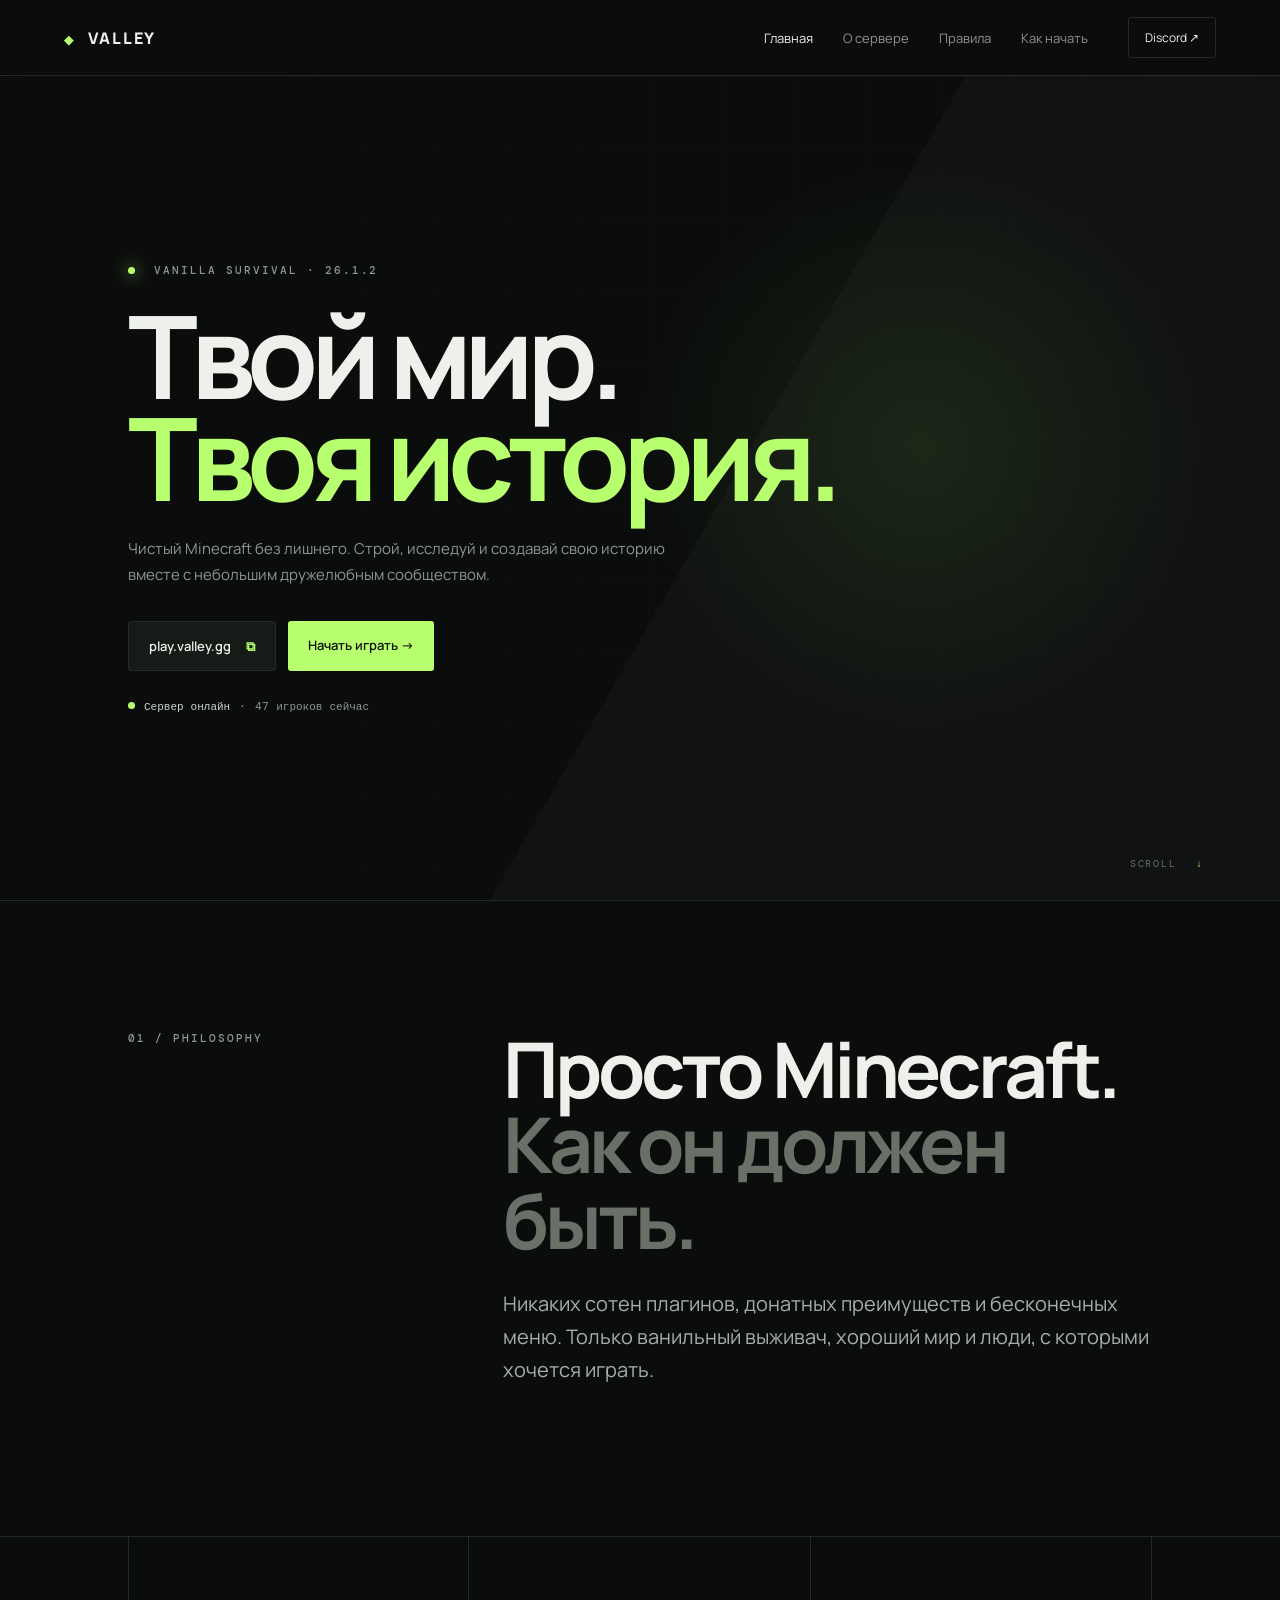
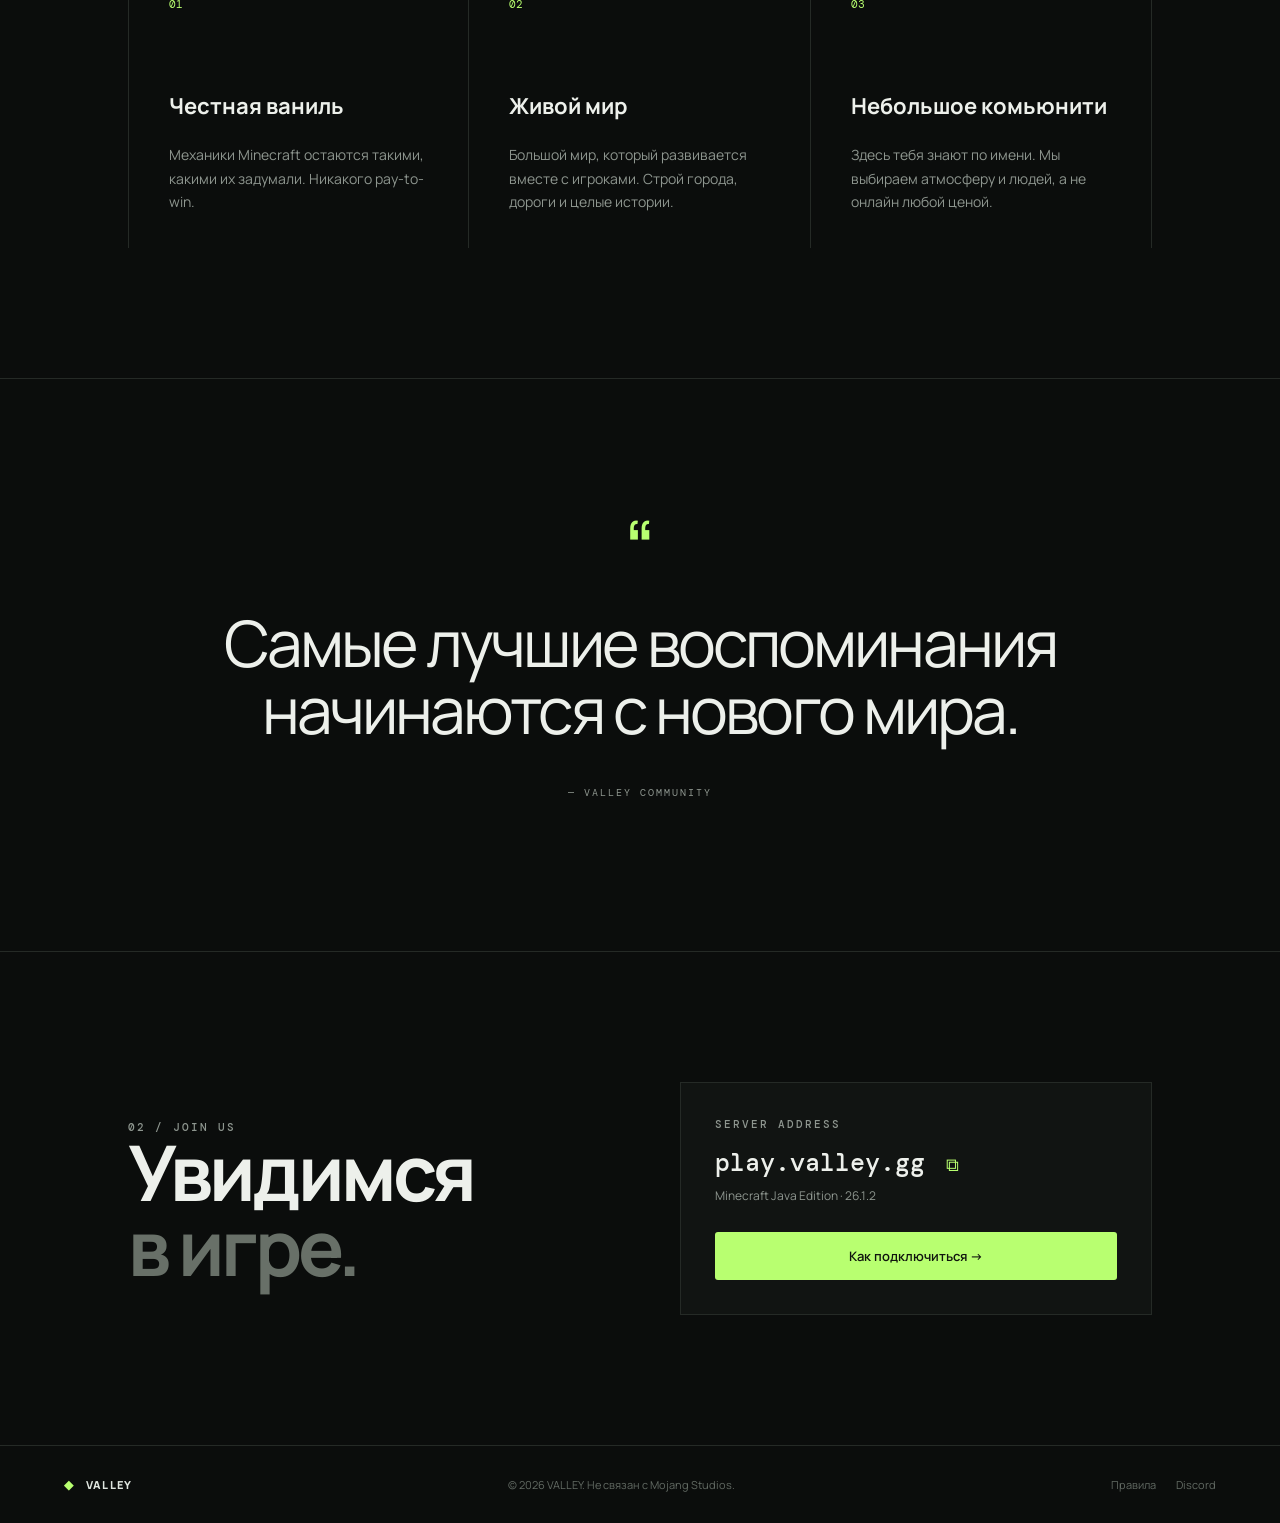
<file: index.html>
<!DOCTYPE html>
<html lang="ru">
<head>
<meta charset="UTF-8">
<meta name="viewport" content="width=device-width,initial-scale=1.0">
<title>VALLEY — Ванильный Minecraft сервер</title>
<meta name="description" content="VALLEY — спокойный ванильный Minecraft сервер без вайпов и лишних плагинов.">
<link rel="stylesheet" href="style.css">
</head>
<body>
<header class="nav">
  <a class="logo" href="index.html"><span>◆</span> VALLEY</a>
  <nav>
    <a class="active" href="index.html">Главная</a>
    <a href="about.html">О сервере</a>
    <a href="rules.html">Правила</a>
    <a href="guide.html">Как начать</a>
  </nav>
  <a class="discord" href="#">Discord ↗</a>
</header>

<main>
<section class="hero">
  <div class="hero-bg"></div>
  <div class="hero-content">
    <div class="eyebrow"><i></i> VANILLA SURVIVAL · 26.1.2</div>
    <h1>Твой мир.<br><em>Твоя история.</em></h1>
    <p>Чистый Minecraft без лишнего. Строй, исследуй и создавай свою историю вместе с небольшим дружелюбным сообществом.</p>
    <div class="actions">
      <button class="copy" data-ip="play.valley.gg">play.valley.gg <b>⧉</b></button>
      <a class="primary" href="guide.html">Начать играть →</a>
    </div>
    <div class="server-status"><span class="dot"></span><strong>Сервер онлайн</strong><span>·</span><span>47 игроков сейчас</span></div>
  </div>
  <div class="scroll">SCROLL <span>↓</span></div>
</section>

<section class="intro section">
  <div class="section-label">01 / PHILOSOPHY</div>
  <div>
    <h2>Просто Minecraft.<br><span>Как он должен быть.</span></h2>
    <p class="lead">Никаких сотен плагинов, донатных преимуществ и бесконечных меню. Только ванильный выживач, хороший мир и люди, с которыми хочется играть.</p>
  </div>
</section>

<section class="features section">
  <article><div class="num">01</div><h3>Честная ваниль</h3><p>Механики Minecraft остаются такими, какими их задумали. Никакого pay-to-win.</p></article>
  <article><div class="num">02</div><h3>Живой мир</h3><p>Большой мир, который развивается вместе с игроками. Строй города, дороги и целые истории.</p></article>
  <article><div class="num">03</div><h3>Небольшое комьюнити</h3><p>Здесь тебя знают по имени. Мы выбираем атмосферу и людей, а не онлайн любой ценой.</p></article>
</section>

<section class="quote section">
  <div class="quote-mark">“</div>
  <blockquote>Самые лучшие воспоминания<br>начинаются с нового мира.</blockquote>
  <span>— VALLEY COMMUNITY</span>
</section>

<section class="join section">
  <div>
    <div class="section-label">02 / JOIN US</div>
    <h2>Увидимся<br><span>в игре.</span></h2>
  </div>
  <div class="join-card">
    <div class="small">SERVER ADDRESS</div>
    <div class="ip">play.valley.gg <button class="copy-icon" data-ip="play.valley.gg">⧉</button></div>
    <div class="version">Minecraft Java Edition · 26.1.2</div>
    <a class="primary wide" href="guide.html">Как подключиться →</a>
  </div>
</section>
</main>

<footer>
  <div class="logo"><span>◆</span> VALLEY</div>
  <div>© 2026 VALLEY. Не связан с Mojang Studios.</div>
  <div class="footer-links"><a href="rules.html">Правила</a><a href="#">Discord</a></div>
</footer>
<div class="toast">IP скопирован</div>
<script src="script.js"></script>
</body>
</html>
</file>
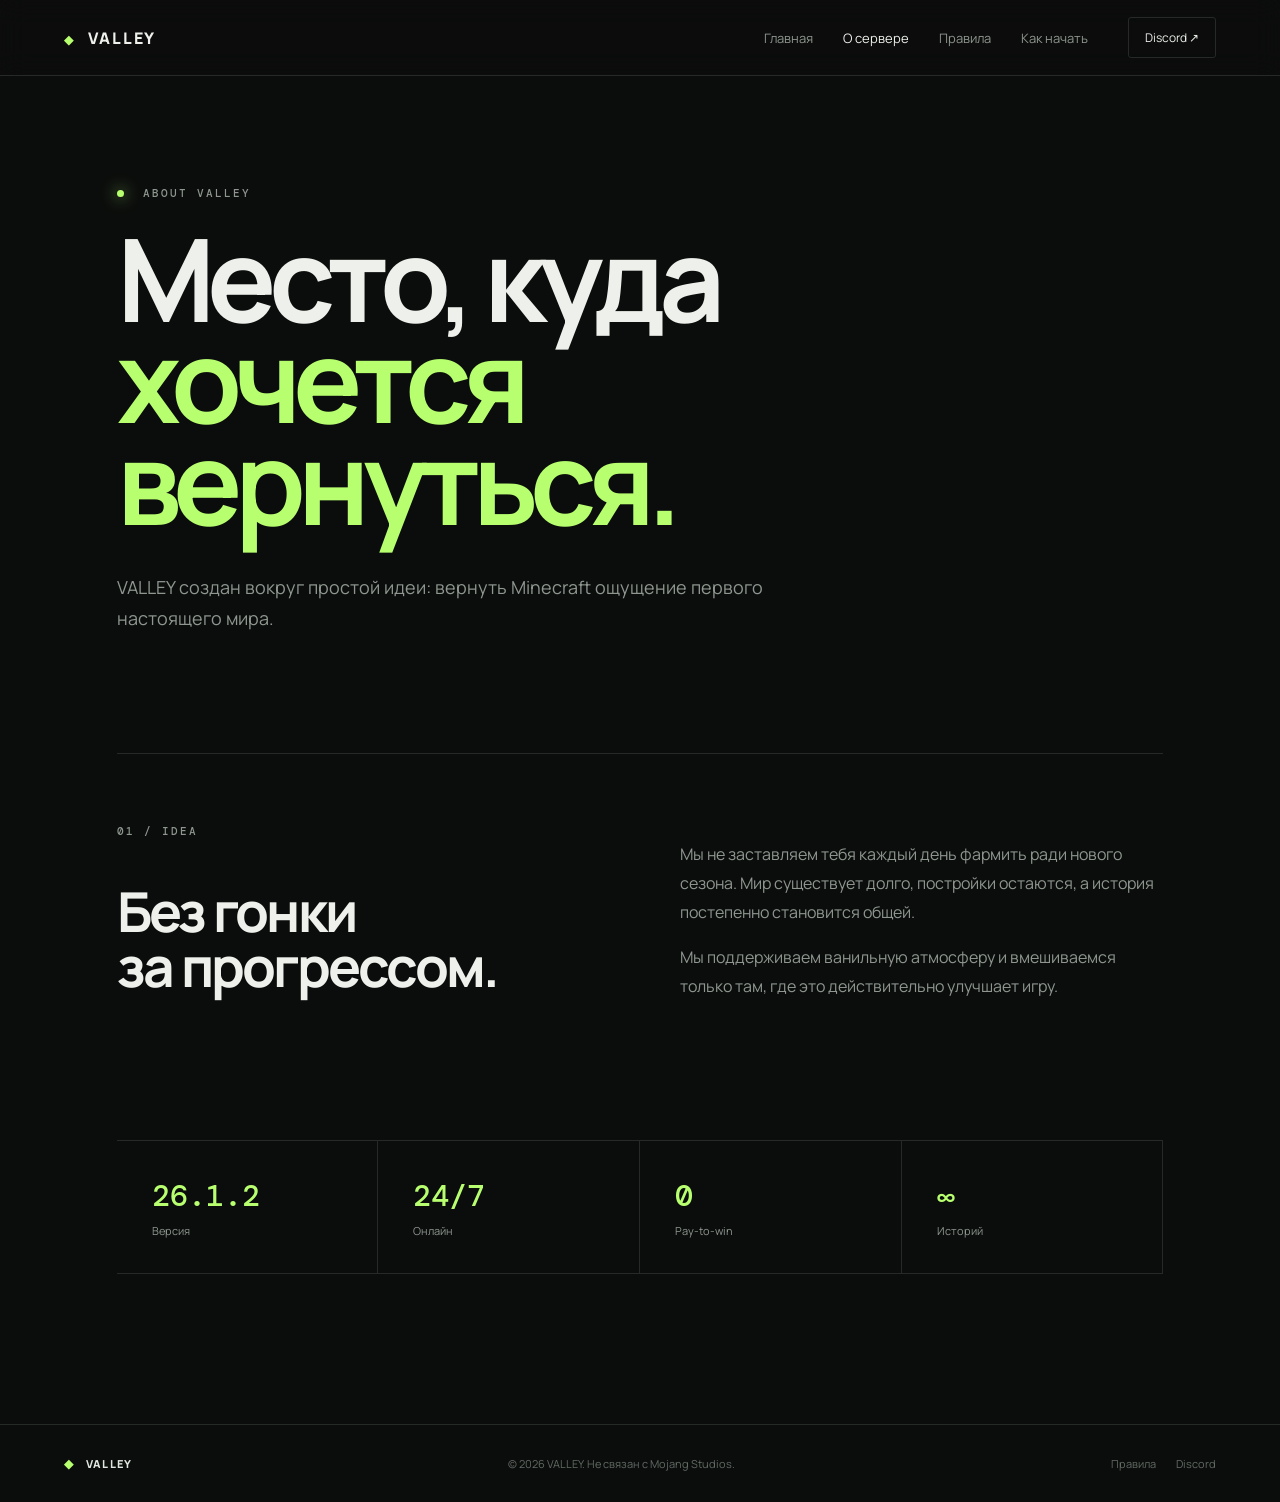
<file: about.html>
<!DOCTYPE html>
<html lang="ru"><head><meta charset="UTF-8"><meta name="viewport" content="width=device-width,initial-scale=1"><title>О сервере — VALLEY</title><link rel="stylesheet" href="style.css"></head>
<body>
<header class="nav"><a class="logo" href="index.html"><span>◆</span> VALLEY</a><nav><a href="index.html">Главная</a><a class="active" href="about.html">О сервере</a><a href="rules.html">Правила</a><a href="guide.html">Как начать</a></nav><a class="discord" href="#">Discord ↗</a></header>
<main class="subpage"><div class="eyebrow"><i></i> ABOUT VALLEY</div><h1>Место, куда<br><em>хочется вернуться.</em></h1><p class="sublead">VALLEY создан вокруг простой идеи: вернуть Minecraft ощущение первого настоящего мира.</p>
<div class="story-grid"><div><div class="section-label">01 / IDEA</div><h2>Без гонки<br>за прогрессом.</h2></div><div><p>Мы не заставляем тебя каждый день фармить ради нового сезона. Мир существует долго, постройки остаются, а история постепенно становится общей.</p><p>Мы поддерживаем ванильную атмосферу и вмешиваемся только там, где это действительно улучшает игру.</p></div></div>
<div class="stats"><div><b>26.1.2</b><span>Версия</span></div><div><b>24/7</b><span>Онлайн</span></div><div><b>0</b><span>Pay-to-win</span></div><div><b>∞</b><span>Историй</span></div></div></main>
<footer><div class="logo"><span>◆</span> VALLEY</div><div>© 2026 VALLEY. Не связан с Mojang Studios.</div><div class="footer-links"><a href="rules.html">Правила</a><a href="#">Discord</a></div></footer>
</body></html>
</file>
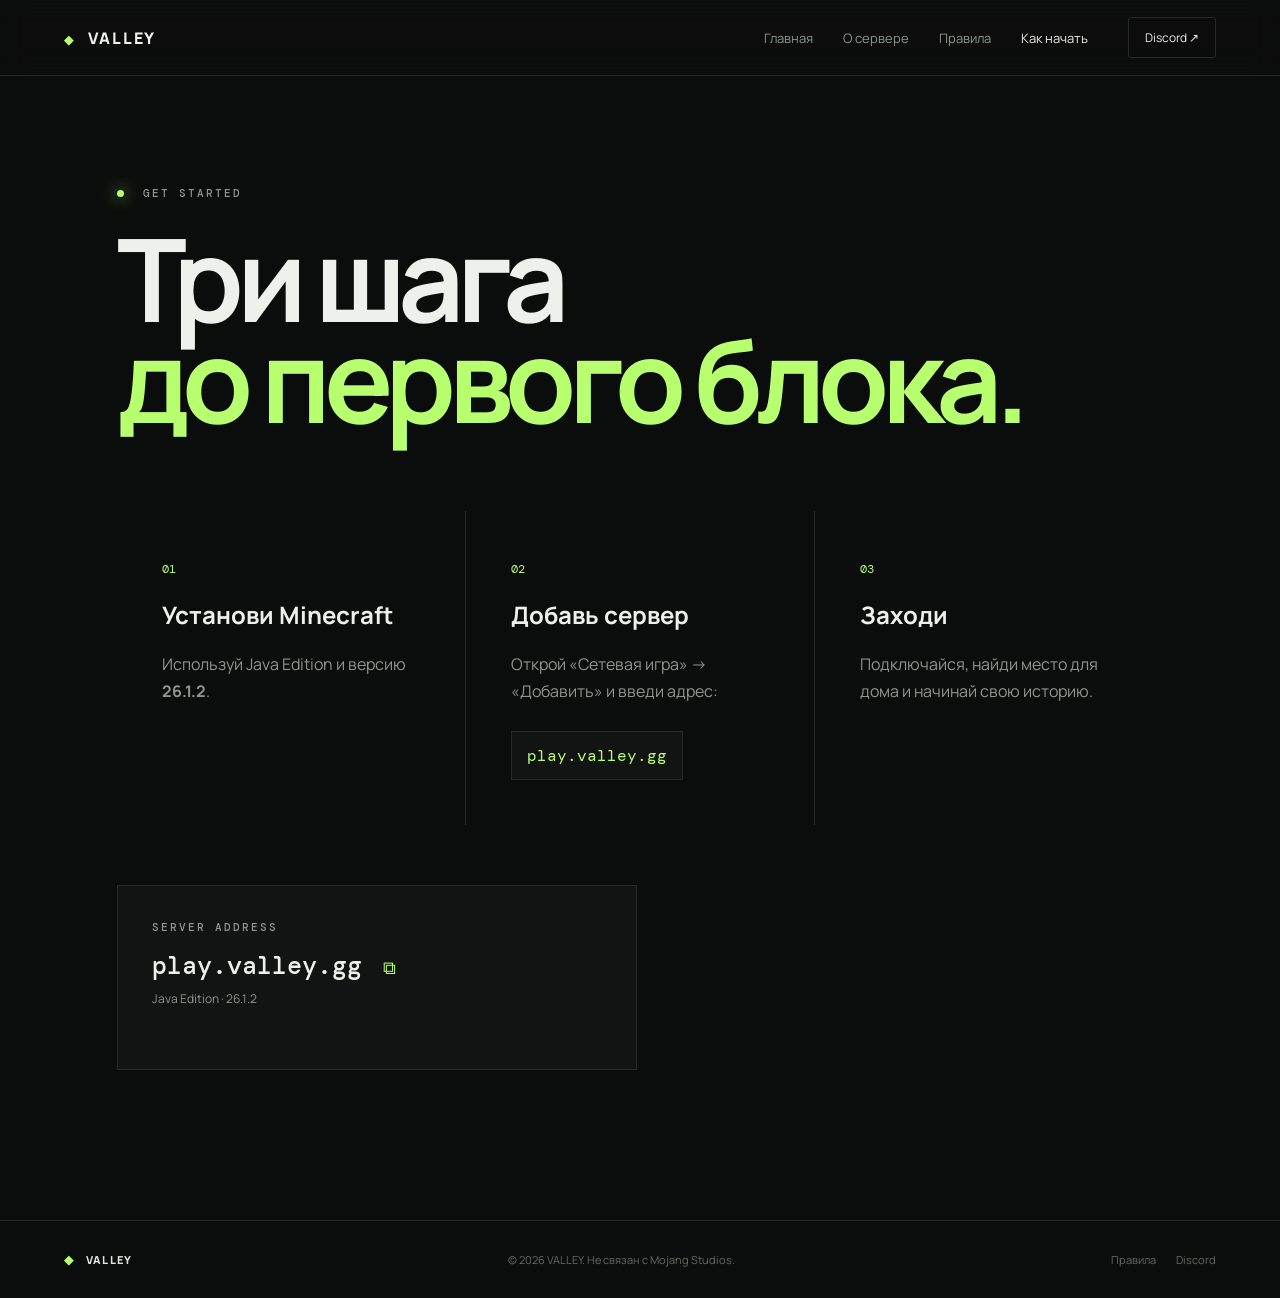
<file: guide.html>
<!DOCTYPE html>
<html lang="ru"><head><meta charset="UTF-8"><meta name="viewport" content="width=device-width,initial-scale=1"><title>Как начать — VALLEY</title><link rel="stylesheet" href="style.css"></head>
<body>
<header class="nav"><a class="logo" href="index.html"><span>◆</span> VALLEY</a><nav><a href="index.html">Главная</a><a href="about.html">О сервере</a><a href="rules.html">Правила</a><a class="active" href="guide.html">Как начать</a></nav><a class="discord" href="#">Discord ↗</a></header>
<main class="subpage"><div class="eyebrow"><i></i> GET STARTED</div><h1>Три шага<br><em>до первого блока.</em></h1>
<div class="steps"><article><b>01</b><h2>Установи Minecraft</h2><p>Используй Java Edition и версию <strong>26.1.2</strong>.</p></article><article><b>02</b><h2>Добавь сервер</h2><p>Открой «Сетевая игра» → «Добавить» и введи адрес:</p><code>play.valley.gg</code></article><article><b>03</b><h2>Заходи</h2><p>Подключайся, найди место для дома и начинай свою историю.</p></article></div>
<div class="join-card guide-card"><div class="small">SERVER ADDRESS</div><div class="ip">play.valley.gg <button class="copy-icon" data-ip="play.valley.gg">⧉</button></div><div class="version">Java Edition · 26.1.2</div></div></main>
<footer><div class="logo"><span>◆</span> VALLEY</div><div>© 2026 VALLEY. Не связан с Mojang Studios.</div><div class="footer-links"><a href="rules.html">Правила</a><a href="#">Discord</a></div></footer>
<script src="script.js"></script></body></html>
</file>
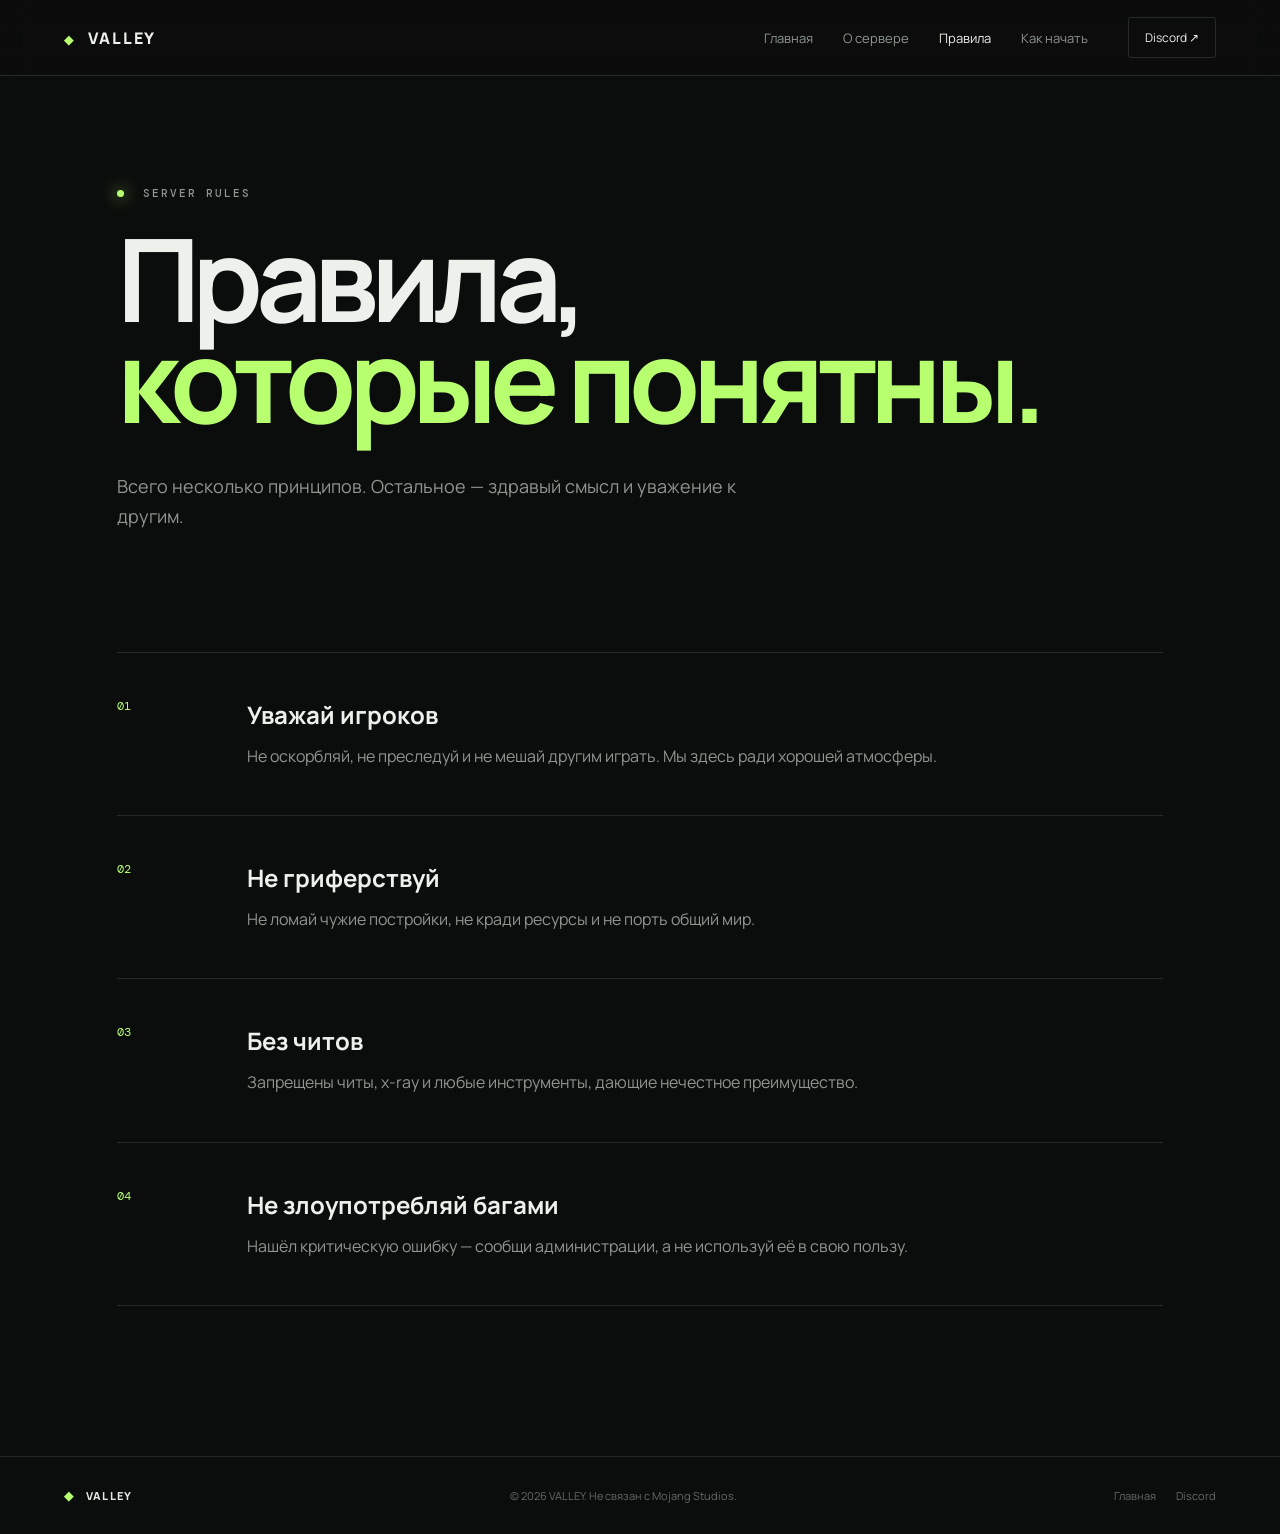
<file: rules.html>
<!DOCTYPE html>
<html lang="ru"><head><meta charset="UTF-8"><meta name="viewport" content="width=device-width,initial-scale=1"><title>Правила — VALLEY</title><link rel="stylesheet" href="style.css"></head>
<body>
<header class="nav"><a class="logo" href="index.html"><span>◆</span> VALLEY</a><nav><a href="index.html">Главная</a><a href="about.html">О сервере</a><a class="active" href="rules.html">Правила</a><a href="guide.html">Как начать</a></nav><a class="discord" href="#">Discord ↗</a></header>
<main class="subpage"><div class="eyebrow"><i></i> SERVER RULES</div><h1>Правила,<br><em>которые понятны.</em></h1><p class="sublead">Всего несколько принципов. Остальное — здравый смысл и уважение к другим.</p>
<div class="rules"><article><span>01</span><div><h3>Уважай игроков</h3><p>Не оскорбляй, не преследуй и не мешай другим играть. Мы здесь ради хорошей атмосферы.</p></div></article><article><span>02</span><div><h3>Не гриферствуй</h3><p>Не ломай чужие постройки, не кради ресурсы и не порть общий мир.</p></div></article><article><span>03</span><div><h3>Без читов</h3><p>Запрещены читы, x-ray и любые инструменты, дающие нечестное преимущество.</p></div></article><article><span>04</span><div><h3>Не злоупотребляй багами</h3><p>Нашёл критическую ошибку — сообщи администрации, а не используй её в свою пользу.</p></div></article></div></main>
<footer><div class="logo"><span>◆</span> VALLEY</div><div>© 2026 VALLEY. Не связан с Mojang Studios.</div><div class="footer-links"><a href="index.html">Главная</a><a href="#">Discord</a></div></footer>
</body></html>
</file>
<file: style.css>
@import url('https://fonts.googleapis.com/css2?family=DM+Mono:wght@400;500&family=Manrope:wght@400;500;600;700;800&display=swap');
:root{--bg:#0b0d0c;--panel:#111412;--text:#edf0eb;--muted:#8e968f;--line:#252a26;--accent:#b8ff70}
*{box-sizing:border-box}html{scroll-behavior:smooth}body{margin:0;background:var(--bg);color:var(--text);font-family:Manrope,Arial,sans-serif}a{color:inherit;text-decoration:none}.nav{height:76px;border-bottom:1px solid var(--line);display:flex;align-items:center;padding:0 5vw;gap:40px;position:relative;z-index:5;background:rgba(11,13,12,.82);backdrop-filter:blur(14px)}.logo{font-weight:800;letter-spacing:.12em;margin-right:auto}.logo span{color:var(--accent);font-size:12px;margin-right:8px}.nav nav{display:flex;gap:30px}.nav nav a{color:var(--muted);font-size:13px}.nav nav a:hover,.nav nav .active{color:var(--text)}.discord{font-size:12px;border:1px solid var(--line);padding:11px 16px;border-radius:3px}.hero{min-height:calc(100vh - 76px);position:relative;display:flex;align-items:center;padding:8vh 10vw;overflow:hidden}.hero-bg{position:absolute;inset:0;background:radial-gradient(circle at 72% 45%,rgba(130,255,80,.09),transparent 28%),linear-gradient(120deg,transparent 55%,rgba(255,255,255,.025) 55%);pointer-events:none}.hero-bg:after{content:"";position:absolute;inset:0;opacity:.14;background-image:linear-gradient(var(--line) 1px,transparent 1px),linear-gradient(90deg,var(--line) 1px,transparent 1px);background-size:72px 72px;mask-image:linear-gradient(to right,transparent,black)}.hero-content{max-width:800px;position:relative;z-index:1}.eyebrow,.section-label,.small{font:500 11px "DM Mono",monospace;letter-spacing:.18em;color:var(--muted)}.eyebrow i{display:inline-block;width:7px;height:7px;background:var(--accent);border-radius:50%;margin-right:10px;box-shadow:0 0 16px var(--accent)}h1{font-size:clamp(62px,9vw,128px);line-height:.88;letter-spacing:-.065em;margin:28px 0}.hero h1 em,.subpage h1 em{font-style:normal;color:var(--accent)}.hero p{max-width:560px;color:var(--muted);line-height:1.75;font-size:15px}.actions{display:flex;gap:12px;margin-top:32px}.copy,.primary{font:600 13px Manrope;border:0;border-radius:3px;padding:15px 20px}.copy{background:#171b18;color:#e9eee9;border:1px solid var(--line);cursor:pointer}.copy b{color:var(--accent);margin-left:12px}.primary{display:inline-block;background:var(--accent);color:#10140e}.server-status{display:flex;align-items:center;gap:9px;margin-top:28px;color:var(--muted);font:11px "DM Mono",monospace}.server-status strong{color:#cdd3cd;font-weight:500}.dot{width:7px;height:7px;background:var(--accent);border-radius:50%}.scroll{position:absolute;bottom:30px;right:6vw;color:#687068;font:10px "DM Mono";letter-spacing:.18em}.scroll span{color:var(--accent);margin-left:12px}.section{padding:130px 10vw;border-top:1px solid var(--line)}.intro{display:grid;grid-template-columns:1fr 2fr;gap:50px}.intro h2,.join h2{font-size:clamp(42px,6vw,80px);line-height:.98;letter-spacing:-.05em;margin:0 0 30px}.intro h2 span,.join h2 span{color:#687068}.lead{font-size:20px;line-height:1.65;color:#a7aea7;max-width:760px}.features{display:grid;grid-template-columns:repeat(3,1fr);padding-top:0}.features article{padding:60px 40px 20px;border-right:1px solid var(--line)}.features article:first-child{border-left:1px solid var(--line)}.num{font:11px "DM Mono";color:var(--accent);margin-bottom:80px}.features h3{font-size:22px}.features p{color:var(--muted);line-height:1.7;font-size:14px}.quote{padding:150px 10vw;text-align:center}.quote-mark{font-size:90px;color:var(--accent);line-height:.5}.quote blockquote{font-size:clamp(35px,5vw,68px);letter-spacing:-.045em;line-height:1.05;margin:35px auto;max-width:900px}.quote span{font:10px "DM Mono";letter-spacing:.2em;color:var(--muted)}.join{display:grid;grid-template-columns:1fr 1fr;gap:80px;align-items:end}.join-card{border:1px solid var(--line);background:var(--panel);padding:34px}.ip{font:500 25px "DM Mono";margin:15px 0 8px}.copy-icon{border:0;background:none;color:var(--accent);cursor:pointer;font-size:18px}.version{font-size:12px;color:var(--muted);margin-bottom:28px}.wide{width:100%;text-align:center}footer{border-top:1px solid var(--line);padding:30px 5vw;display:flex;align-items:center;gap:30px;color:#626a63;font-size:11px}footer .logo{color:#dfe5df}.footer-links{display:flex;gap:20px;margin-left:auto}.toast{position:fixed;bottom:25px;left:50%;transform:translate(-50%,20px);background:#e9f4e7;color:#10140e;padding:12px 18px;border-radius:3px;font-size:12px;opacity:0;transition:.25s;z-index:10}.toast.show{opacity:1;transform:translate(-50%,0)}.subpage{max-width:1200px;margin:auto;padding:110px 6vw 150px;min-height:calc(100vh - 76px)}.subpage h1{font-size:clamp(60px,9vw,120px);max-width:950px}.sublead{font-size:18px;color:var(--muted);max-width:650px;line-height:1.7;margin:40px 0 120px}.story-grid{display:grid;grid-template-columns:1fr 1fr;gap:80px;border-top:1px solid var(--line);padding-top:70px}.story-grid h2{font-size:55px;line-height:1;letter-spacing:-.05em}.story-grid p{color:var(--muted);line-height:1.8}.stats{display:grid;grid-template-columns:repeat(4,1fr);border-top:1px solid var(--line);border-bottom:1px solid var(--line);margin-top:100px}.stats div{padding:35px;border-right:1px solid var(--line)}.stats b{display:block;font:500 30px "DM Mono";color:var(--accent)}.stats span{display:block;color:var(--muted);font-size:11px;margin-top:8px}.rules{border-top:1px solid var(--line)}.rules article{display:grid;grid-template-columns:100px 1fr;gap:30px;padding:45px 0;border-bottom:1px solid var(--line)}.rules article>span,.steps article>b{font:12px "DM Mono";color:var(--accent)}.rules h3{margin:0 0 12px;font-size:24px}.rules p{color:var(--muted);margin:0;line-height:1.7}.steps{display:grid;grid-template-columns:repeat(3,1fr);gap:1px;background:var(--line);margin-top:80px}.steps article{background:var(--bg);padding:45px;min-height:280px}.steps h2{font-size:24px}.steps p{color:var(--muted);line-height:1.7}.steps code{display:inline-block;margin-top:10px;background:var(--panel);border:1px solid var(--line);padding:13px 15px;color:var(--accent);font-family:"DM Mono"}.guide-card{max-width:520px;margin-top:60px}
@media(max-width:800px){.nav{padding:0 20px}.nav nav{display:none}.discord{display:none}.hero{padding:70px 24px}.hero h1{font-size:62px}.section,.quote{padding:85px 24px}.intro,.join,.story-grid{grid-template-columns:1fr;gap:35px}.features,.steps{grid-template-columns:1fr}.features article{border-left:1px solid var(--line);padding:35px}.num{margin-bottom:35px}.subpage{padding:75px 24px}.subpage h1{font-size:64px}.sublead{margin-bottom:75px}.stats{grid-template-columns:1fr 1fr}.stats div:nth-child(2){border-right:0}.stats div:nth-child(3){border-top:1px solid var(--line)}footer{flex-wrap:wrap;padding:25px}.footer-links{margin-left:0}.scroll{display:none}}
</file>
